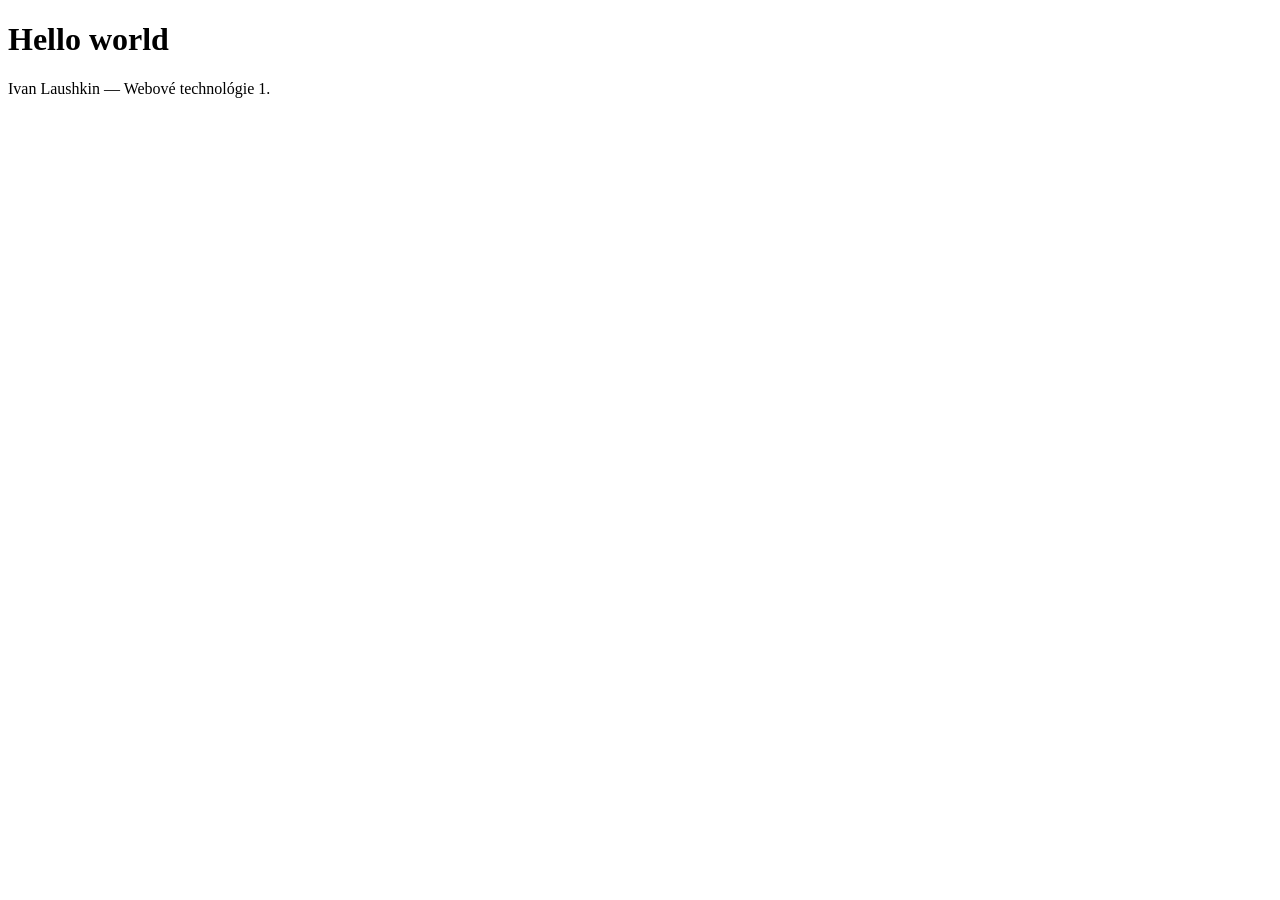
<file: index.html>
<!DOCTYPE html>
<html lang="sk">
  <head>
    <meta charset="UTF-8" />
    <meta name="viewport" content="width=device-width, initial-scale=1.0" />
    <title>Hello world</title>
  </head>
  <body>
    <h1>Hello world</h1>
    <p>Ivan Laushkin — Webové technológie 1.</p>
  </body>
</html>
</file>
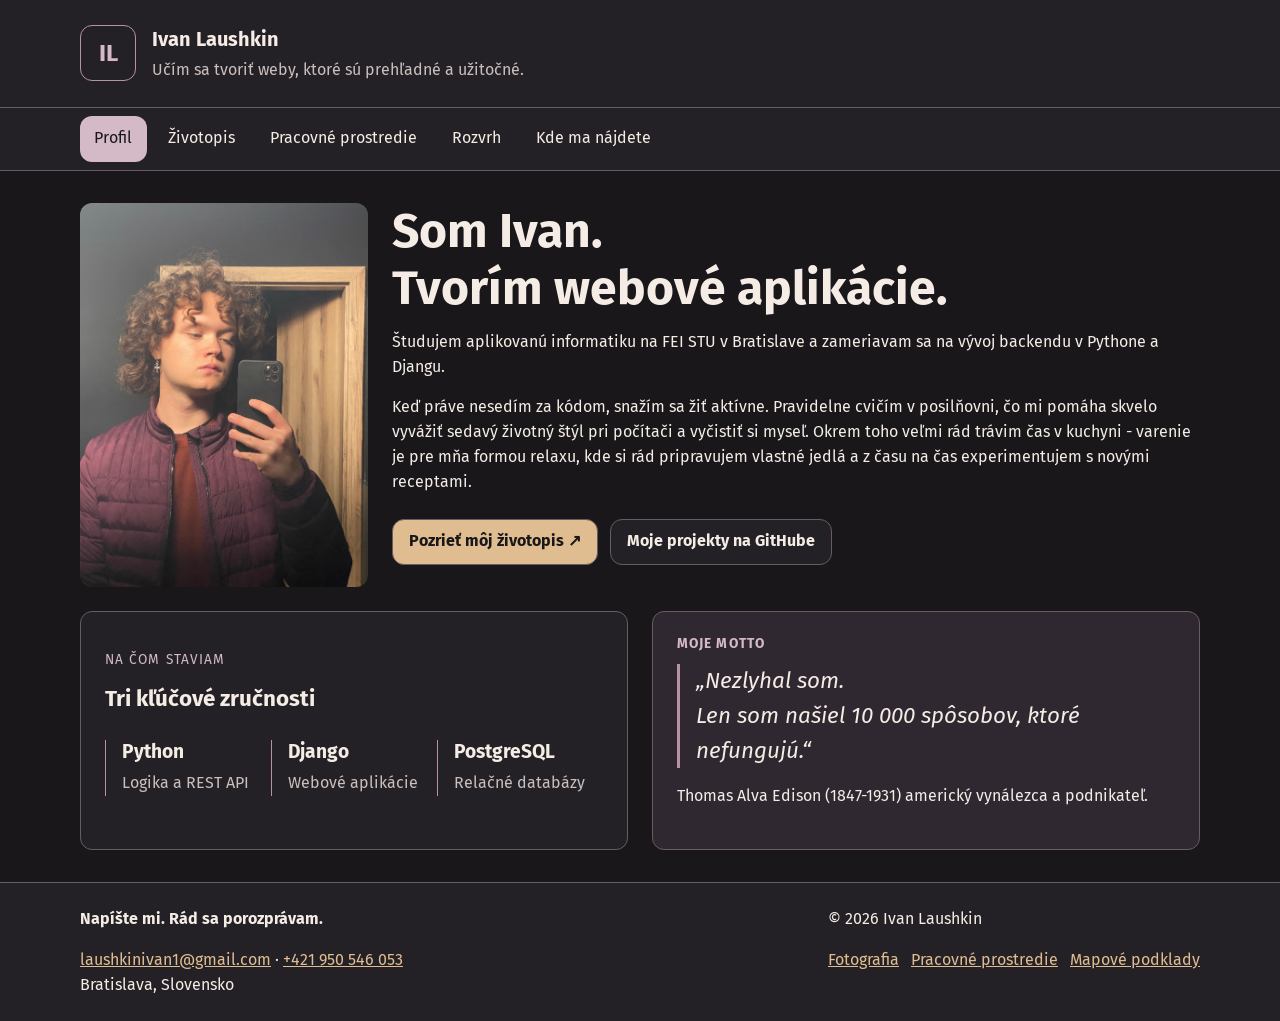
<file: Z1_laushkin/index.html>
<!DOCTYPE html>
<html lang="sk">
<head>
    <meta charset="UTF-8">
    <meta name="viewport" content="width=device-width, initial-scale=1.0">
    <title>Profil | Ivan Laushkin</title>
    <meta name="description" content="Kto som a na čom pracujem. Som Ivan Laushkin, študent aplikovanej informatiky na FEI STU.">
    <meta property="og:title" content="Profil | Ivan Laushkin">
    <meta property="og:description" content="Kto som a na čom pracujem. Som Ivan Laushkin, študent aplikovanej informatiky na FEI STU.">
    <meta property="og:image" content="img/me.jpg">
    <meta property="og:type" content="website">
    <meta property="og:locale" content="sk_SK">
    <link rel="icon" href="favicon.png" type="image/png">

    <link rel="stylesheet" href="css/style.css">
    <script src="js/script.js" defer></script>
</head>
    <body>
        <a class="skip-link" href="#main-content">Preskočiť na obsah</a>

        <header>
            <div class="container">
                <a class="monogram" href="index.html" aria-label="Ivan Laushkin — úvodná stránka">IL</a>
                <div>
                    <p class="name">Ivan Laushkin</p>
                    <p class="slogan">Učím sa tvoriť weby, ktoré sú prehľadné a užitočné.</p>
                </div>
            </div>
        </header>
        <nav class="site-nav" aria-label="Hlavná navigácia">
            <div class="container">
                <button class="menu-toggle" type="button" hidden aria-controls="main-navigation" aria-expanded="false"><span aria-hidden="true">☰ </span>Menu</button>
                <ul id="main-navigation">
                    <li><a href="index.html" aria-current="page">Profil</a></li>
                    <li><a href="pages/cv.html">Životopis</a></li>
                    <li><a href="pages/workspace.html">Pracovné prostredie</a></li>
                    <li><a href="pages/schedule.html">Rozvrh</a></li>
                    <li><a href="pages/map.html">Kde ma nájdete</a></li>
                </ul>
            </div>
        </nav>


        <main id="main-content" class="container">
            <img class="profile-photo" src="img/me.jpg" alt="Môj portrét — Ivan Laushkin" width="2476" height="3303" loading="lazy">

            <article class="profile-intro" aria-labelledby="profile-title">
                <h1 id="profile-title">Som Ivan.<br><span>Tvorím webové aplikácie.</span></h1>

                <div>
                    <p>Študujem aplikovanú informatiku na FEI STU v Bratislave a zameriavam sa na vývoj backendu v Pythone a Djangu.</p>
                    <p>Keď práve nesedím za kódom, snažím sa žiť aktívne. Pravidelne cvičím v posilňovni, čo mi pomáha skvelo vyvážiť sedavý životný štýl pri počítači a vyčistiť si myseľ. Okrem toho veľmi rád trávim čas v kuchyni - varenie je pre mňa formou relaxu, kde si rád pripravujem vlastné jedlá a z času na čas experimentujem s novými receptami.</p>
                </div>
                <div>
                    <a class="button" href="pages/cv.html">Pozrieť môj životopis <span aria-hidden="true">↗</span></a>
                    <a class="button button-secondary" href="https://github.com/laushkin1">Moje projekty na GitHube</a>
                </div>
            </article>

            <div>
                <section class="card" aria-labelledby="skills-title">
                    <p class="eyebrow">Na čom staviam</p>
                    <h2 id="skills-title">Tri kľúčové zručnosti</h2>
                    <ul class="key-skills">
                        <li><strong>Python</strong><span>Logika a REST API</span></li>
                        <li><strong>Django</strong><span>Webové aplikácie</span></li>
                        <li><strong>PostgreSQL</strong><span>Relačné databázy</span></li>
                    </ul>
                </section>
                <aside class="card motto" aria-labelledby="motto-title">
                    <h2 id="motto-title" class="eyebrow">Moje motto</h2>
                    <blockquote>„Nezlyhal som.<br>Len som našiel 10 000 spôsobov, ktoré nefungujú.“</blockquote>
                    <p>Thomas Alva Edison (1847-1931) americký vynálezca a podnikateľ.</p>
                </aside>
            </div>
        </main>


        <footer>
            <div class="container">
                <div>
                    <p><strong>Napíšte mi. Rád sa porozprávam.</strong></p>
                    <address>
                        <a href="mailto:laushkinivan1@gmail.com">laushkinivan1@gmail.com</a><span aria-hidden="true"> · </span><a href="tel:+421950546053">+421 950 546 053</a><br>
                        Bratislava, Slovensko
                    </address>
                </div>
                <div>
                    <p>© 2026 Ivan Laushkin</p>
                    <div>
                    <a href="img/me.jpg">Fotografia</a><a href="img/workspace.jpg">Pracovné prostredie</a><a href="https://www.openstreetmap.org/copyright">Mapové podklady</a>
                    </div>
                </div>
            </div>
        </footer>

    </body>
</html>
</file>
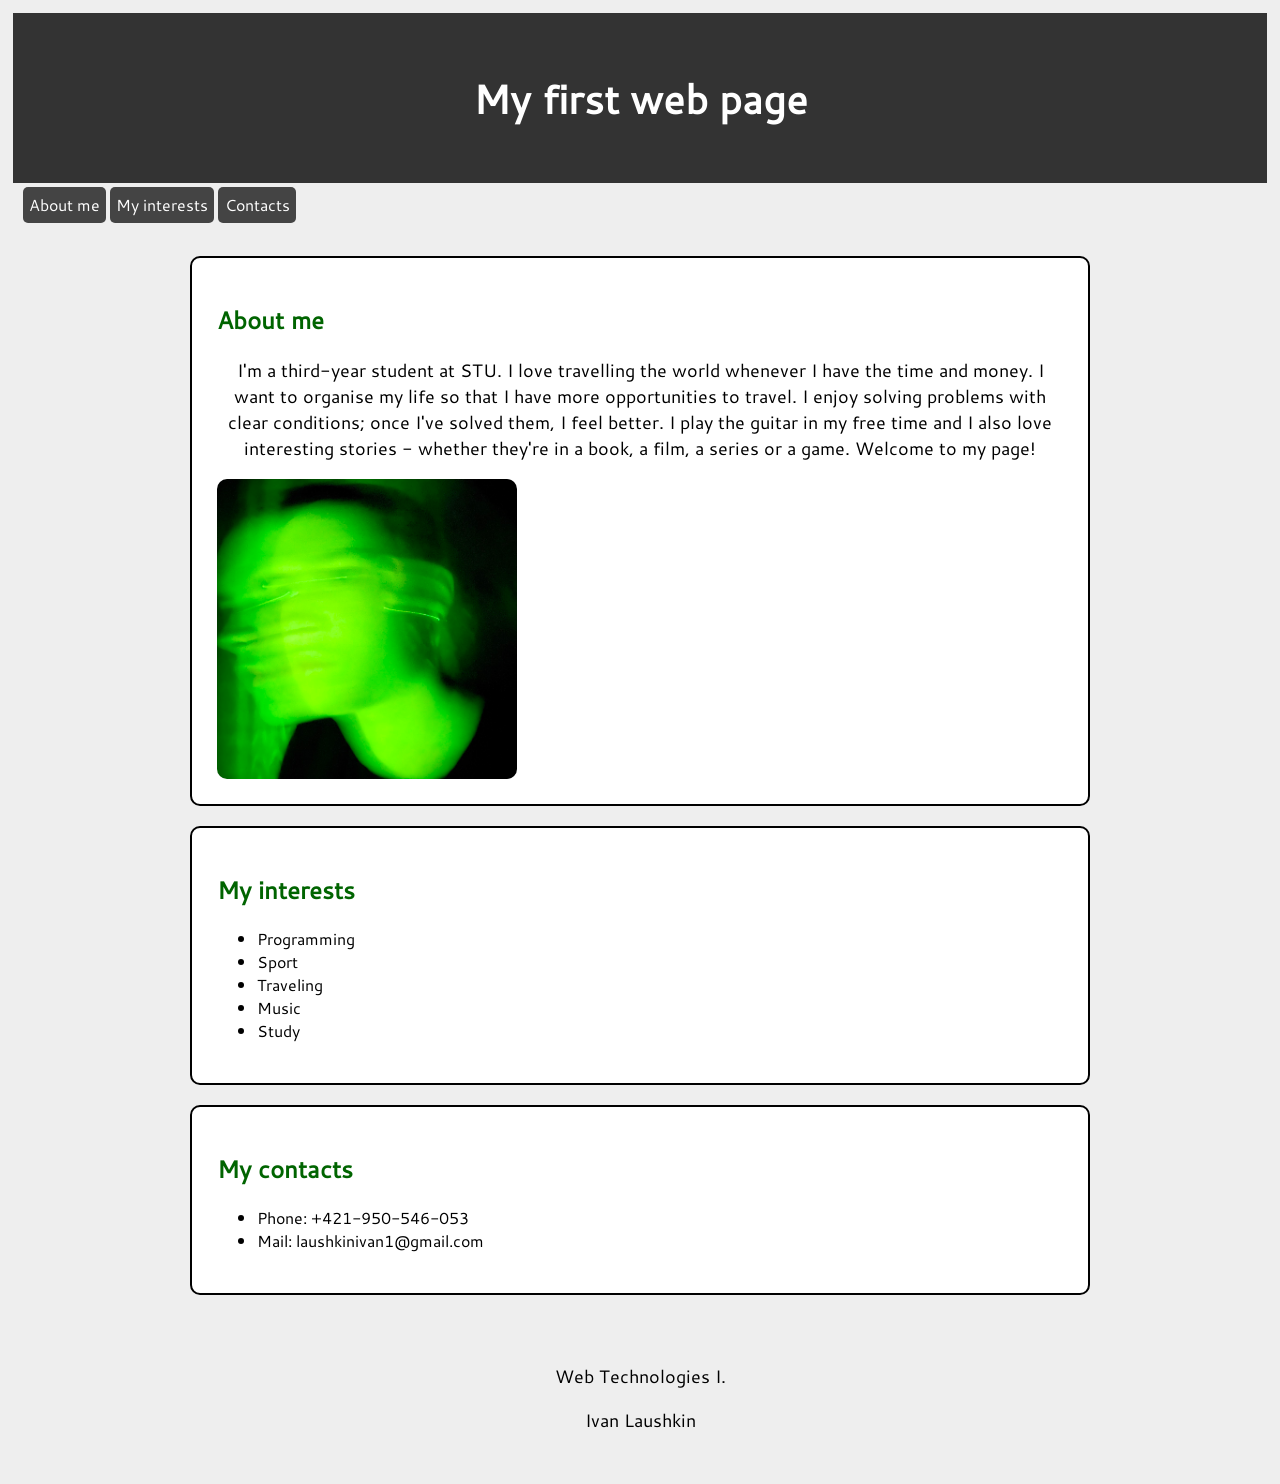
<file: zadanie2/index.html>
<!DOCTYPE html>
<html lang="sk">
<head>
    <meta charset="UTF-8">
    <meta name="viewport" content="width=device-width, initial-scale=1.0">

    <title>My page</title>

    <link rel="stylesheet" href="style.css">
</head>

<body>

    <header>
        <h1>My first web page</h1>
    </header>

    <nav>
        <a href="#about_me">About me</a>
        <a href="#interests">My interests</a>
        <a href="#contacts">Contacts</a>
    </nav>

    <main>

        <section id="about_me">
            <h2>About me</h2>

            <p>
                I'm a third-year student at STU. I love travelling the world whenever I have the time and money. I want to organise my life so that I have more opportunities to travel. I enjoy solving problems with clear conditions; once I've solved them, I feel better. I play the guitar in my free time and I also love interesting stories - whether they're in a book, a film, a series or a game. Welcome to my page!
            </p>

            <img src="image.jpg" alt="My photo">
        </section>

        <section id="interests">
            <h2>My interests</h2>

            <ul>
                <li>Programming</li>
                <li>Sport</li>
                <li>Traveling</li>
                <li>Music</li>
                <li>Study</li>
            </ul>
        </section>

        <section id="contacts">
            <h2>My contacts</h2>

            <ul>
                <li>Phone: +421-950-546-053</li>
                <li>Mail: laushkinivan1@gmail.com</li>
            </ul>
        </section>

    </main>

    <footer>
        <p>Web Technologies I.</p>
        <p>Ivan Laushkin</p>
    </footer>

</body>
</html>
</file>
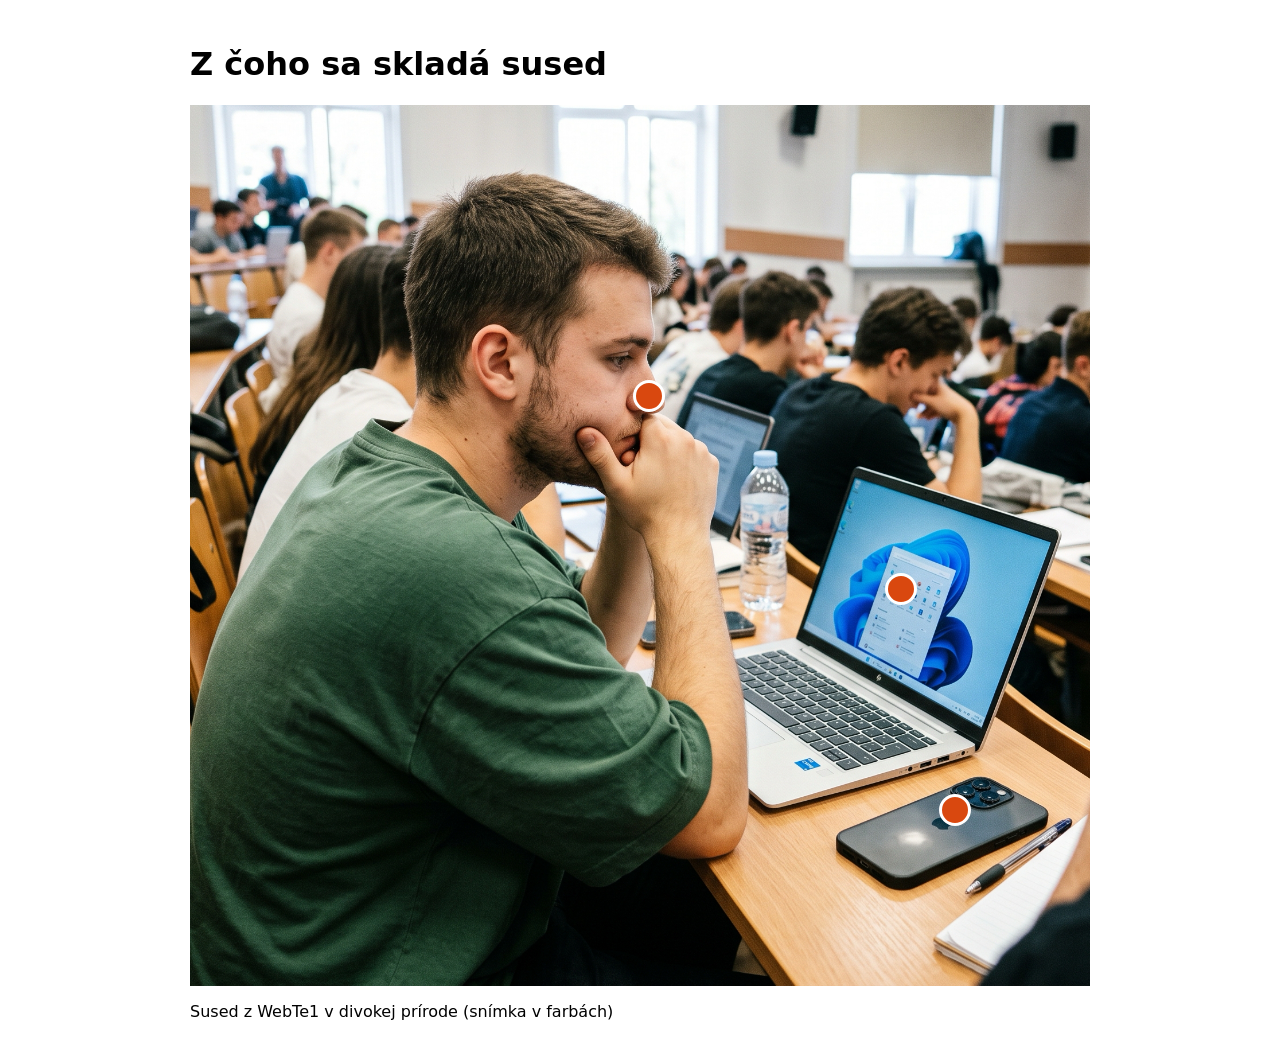
<file: zadanie4/positioning/index.html>
<!doctype html>
<html lang="sk">
<head>
  <meta charset="utf-8">
  <meta name="viewport" content="width=device-width, initial-scale=1">
  <title>Z čoho sa skladá sused</title>
  <link rel="stylesheet" href="css/styles.css">
  <script src="script.js" defer></script>
</head>
<body>
  <main>
    <h1>Z čoho sa skladá sused</h1>

    <figure class="hotspot-image">
      <img src="img/neighbour.jpg" alt="Ilustrácia suseda" width="600" height="400">
    </figure>

    <p>Sused z WebTe1 v divokej prírode (snímka v farbách)</p>
  </main>
</body>
</html>
</file>
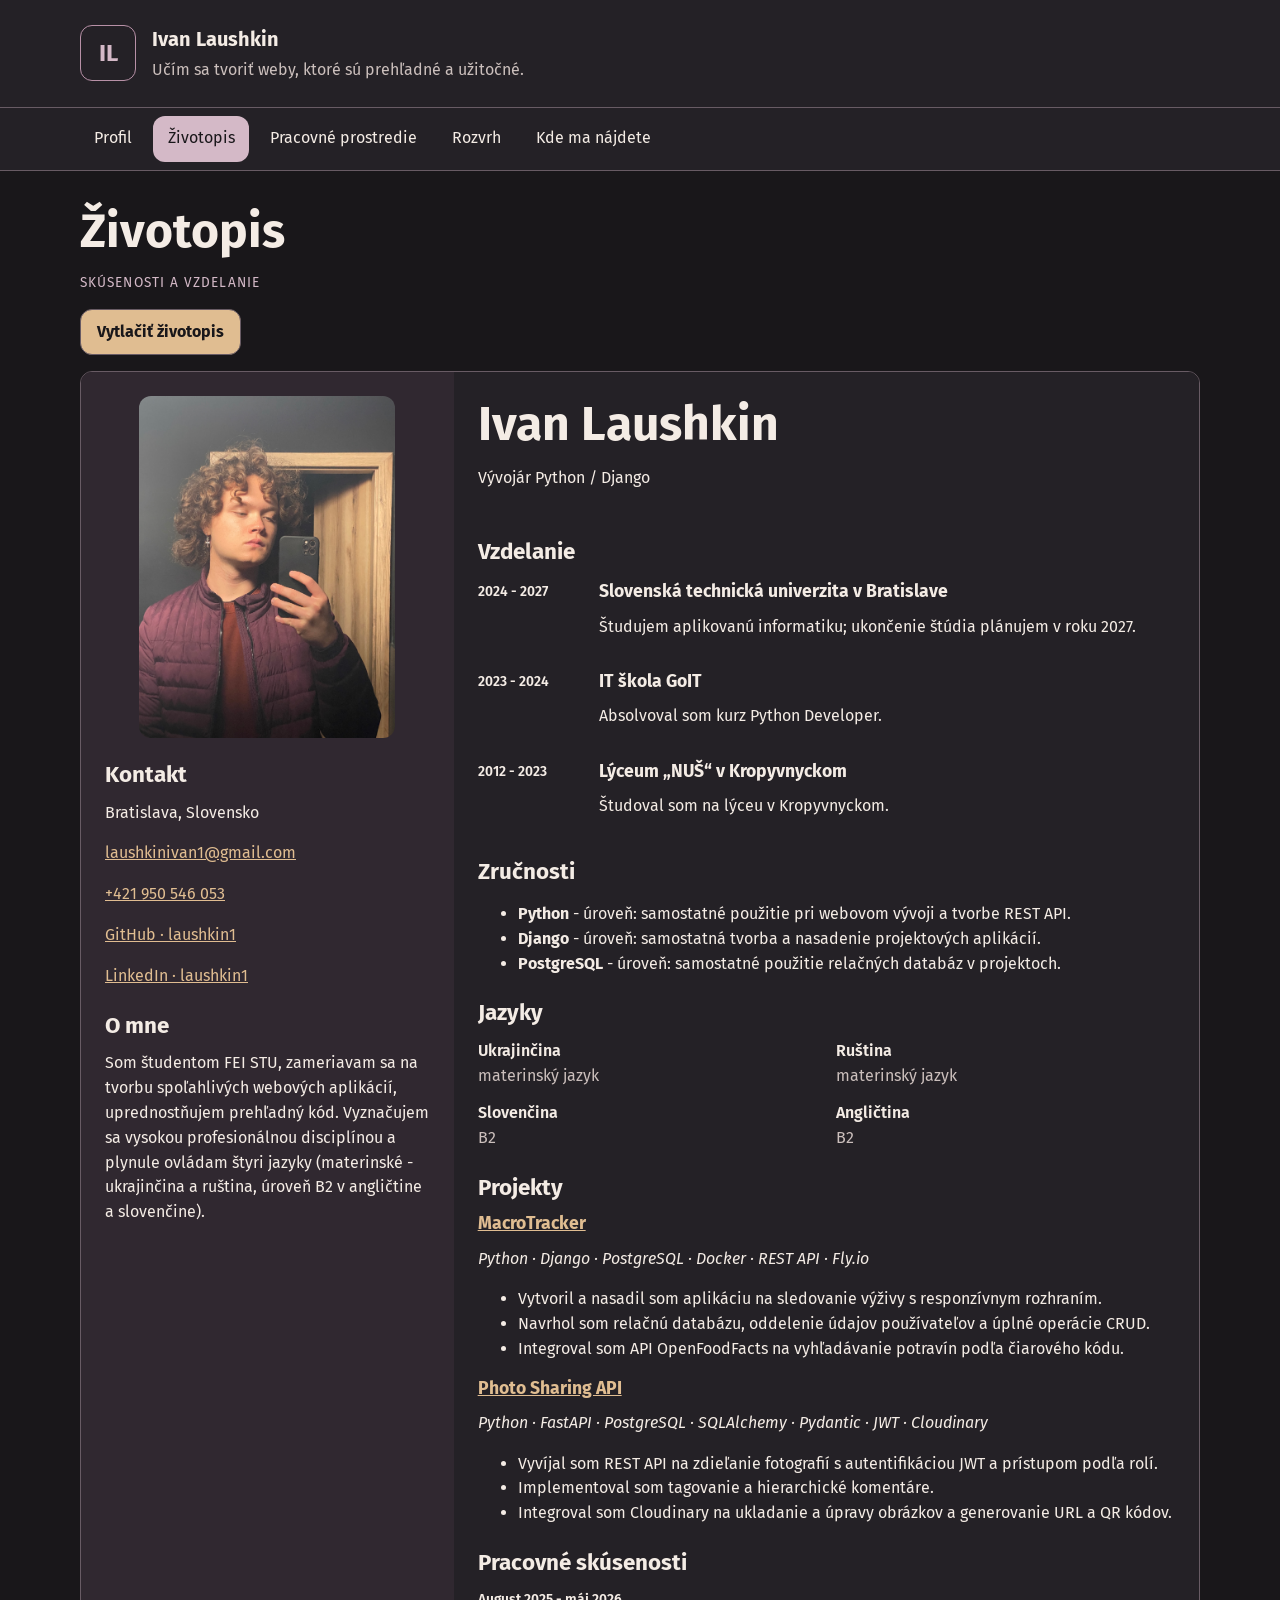
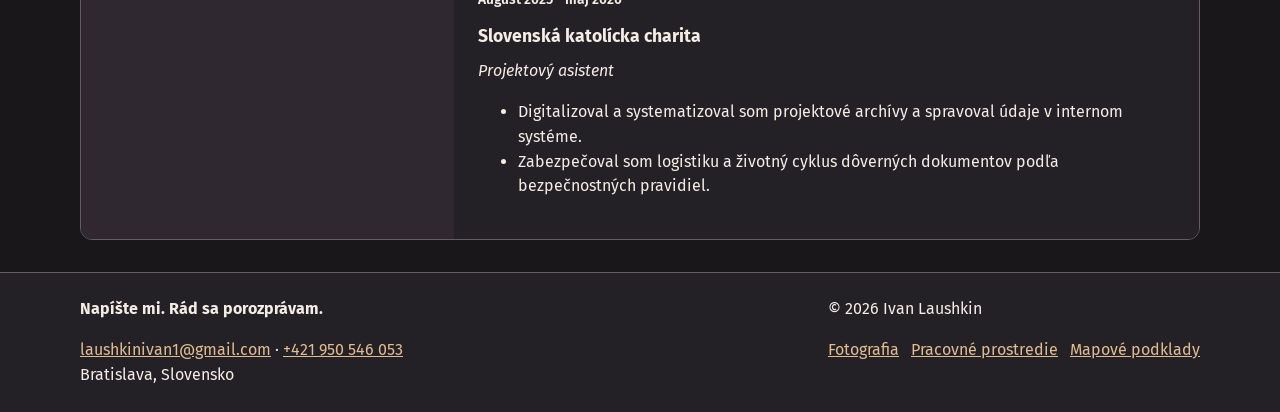
<file: Z1_laushkin/pages/cv.html>
<!DOCTYPE html>
<html lang="sk">
<head>
    <meta charset="UTF-8">
    <meta name="viewport" content="width=device-width, initial-scale=1.0">
    <title>Životopis | Ivan Laushkin</title>
    <meta name="description" content="Moje vzdelanie, projekty a zručnosti v Pythone, Djangu a PostgreSQL. Životopis Ivana Laushkina.">
    <meta property="og:title" content="Životopis | Ivan Laushkin">
    <meta property="og:description" content="Moje vzdelanie, projekty a zručnosti v Pythone, Djangu a PostgreSQL. Životopis Ivana Laushkina.">
    <meta property="og:image" content="../img/me.jpg">
    <meta property="og:type" content="website">
    <meta property="og:locale" content="sk_SK">
    <link rel="icon" href="../favicon.png" type="image/png">

    <link rel="stylesheet" href="../css/style.css">
    <link rel="stylesheet" href="../css/print.css" media="print">
    <script src="../js/script.js" defer></script>
</head>
    <body>
        <a class="skip-link" href="#main-content">Preskočiť na obsah</a>

        <header>
            <div class="container">
                <a class="monogram" href="../index.html" aria-label="Ivan Laushkin — úvodná stránka">IL</a>
                <div>
                    <p class="name">Ivan Laushkin</p>
                    <p class="slogan">Učím sa tvoriť weby, ktoré sú prehľadné a užitočné.</p>
                </div>
            </div>
        </header>
        
        <nav class="site-nav" aria-label="Hlavná navigácia">
            <div class="container">
                <button class="menu-toggle" type="button" hidden aria-expanded="false" aria-controls="main-navigation"><span aria-hidden="true">☰ </span>Menu</button>
                <ul id="main-navigation">
                    <li><a href="../index.html">Profil</a></li>
                    <li><a href="cv.html" aria-current="page">Životopis</a></li>
                    <li><a href="workspace.html">Pracovné prostredie</a></li>
                    <li><a href="schedule.html">Rozvrh</a></li>
                    <li><a href="map.html">Kde ma nájdete</a></li>
                </ul>
            </div>
        </nav>


        <main id="main-content" class="container">
            <div>
                <h1>Životopis</h1>
                <p class="eyebrow">Skúsenosti a vzdelanie</p>
                <button id="print-cv" class="button" type="button">Vytlačiť životopis</button>
            </div>

            <article class="cv-columns" aria-labelledby="cv-name">

                <aside aria-label="Fotografia a kontakt">
                    <img src="../img/me.jpg" alt="Portrét Ivana Laushkina" width="2476" height="3303" loading="lazy">
                    <section aria-labelledby="cv-contact-heading">
                        <h2 id="cv-contact-heading">Kontakt</h2>
                        <address>
                            <p>Bratislava, Slovensko</p>
                            <p><a href="mailto:laushkinivan1@gmail.com">laushkinivan1@gmail.com</a></p>
                            <p><a href="tel:+421950546053">+421 950 546 053</a></p>
                            <p><a href="https://github.com/laushkin1">GitHub · laushkin1</a></p>
                            <p><a href="https://www.linkedin.com/in/laushkin1">LinkedIn · laushkin1</a></p>
                        </address>
                    </section>
                    <section aria-labelledby="cv-profile-heading">
                        <h2 id="cv-profile-heading">O mne</h2>
                        <p>Som študentom FEI STU, zameriavam sa na tvorbu spoľahlivých webových aplikácií, uprednostňujem prehľadný kód. Vyznačujem sa vysokou profesionálnou disciplínou a plynule ovládam štyri jazyky (materinské - ukrajinčina a ruština, úroveň B2 v angličtine a slovenčine).</p>
                    </section>
                </aside>

                <div>
                    <div class="cv-identity">
                        <h2 id="cv-name">Ivan Laushkin</h2>
                        <p>Vývojár Python / Django</p>
                    </div>

                    <section aria-labelledby="cv-education-heading">
                        <h2 id="cv-education-heading">Vzdelanie</h2>
                        <ul class="cv-entry-list">
                            <li>
                                <span class="cv-date">2024 - 2027</span>
                                <div>
                                    <h3>Slovenská technická univerzita v Bratislave</h3>
                                    <p>Študujem aplikovanú informatiku; ukončenie štúdia plánujem v roku 2027.</p>
                                </div>
                            </li>
                            <li>
                                <span class="cv-date">2023 - 2024</span>
                                <div>
                                    <h3>IT škola GoIT</h3>
                                    <p>Absolvoval som kurz Python Developer.</p>
                                </div>
                            </li>
                            <li>
                                <span class="cv-date">2012 - 2023</span>
                                <div>
                                    <h3>Lýceum „NUŠ“ v Kropyvnyckom</h3>
                                    <p>Študoval som na lýceu v Kropyvnyckom.</p>
                                </div>
                            </li>
                        </ul>
                    </section>

                    <section aria-labelledby="cv-skills-heading">
                        <h2 id="cv-skills-heading">Zručnosti</h2>
                        <ul>
                            <li><strong>Python</strong> - úroveň: samostatné použitie pri webovom vývoji a tvorbe REST API.</li>
                            <li><strong>Django</strong> - úroveň: samostatná tvorba a nasadenie projektových aplikácií.</li>
                            <li><strong>PostgreSQL</strong> - úroveň: samostatné použitie relačných databáz v projektoch.</li>
                        </ul>
                    </section>

                    <section aria-labelledby="cv-languages-heading">
                        <h2 id="cv-languages-heading">Jazyky</h2>
                        <dl class="cv-languages">
                            <div>
                                <dt>Ukrajinčina</dt>
                                <dd>materinský jazyk</dd>
                            </div>
                            <div>
                                <dt>Ruština</dt>
                                <dd>materinský jazyk</dd>
                            </div>
                            <div>
                                <dt>Slovenčina</dt>
                                <dd>B2</dd>
                            </div>
                            <div>
                                <dt>Angličtina</dt>
                                <dd>B2</dd>
                            </div>
                        </dl>
                  </section>

                    <section aria-labelledby="cv-projects-heading">
                        <h2 id="cv-projects-heading">Projekty</h2>
                        <article>
                            <h3><a href="https://github.com/laushkin1/MacroTracker">MacroTracker</a></h3>
                            <p>Python · Django · PostgreSQL · Docker · REST API · Fly.io</p>
                            <ul>
                                <li>Vytvoril a nasadil som aplikáciu na sledovanie výživy s responzívnym rozhraním.</li>
                                <li>Navrhol som relačnú databázu, oddelenie údajov používateľov a úplné operácie CRUD.</li>
                                <li>Integroval som API OpenFoodFacts na vyhľadávanie potravín podľa čiarového kódu.</li>
                            </ul>
                        </article>

                        <article>
                            <h3><a href="https://github.com/Pavlo-Lovchytskyi/TeamProject_FastAPI">Photo Sharing API</a></h3>
                            <p>Python · FastAPI · PostgreSQL · SQLAlchemy · Pydantic · JWT · Cloudinary</p>
                            <ul>
                                <li>Vyvíjal som REST API na zdieľanie fotografií s autentifikáciou JWT a prístupom podľa rolí.</li>
                                <li>Implementoval som tagovanie a hierarchické komentáre.</li>
                                <li>Integroval som Cloudinary na ukladanie a úpravy obrázkov a generovanie URL a QR kódov.</li>
                            </ul>
                        </article>
                    </section>
                    
                    <section aria-labelledby="cv-experience-heading">
                        <h2 id="cv-experience-heading">Pracovné skúsenosti</h2>
                        <div>
                            <p class="cv-date">August 2025 - máj 2026</p>
                            <h3>Slovenská katolícka charita</h3>
                            <p class="cv-role">Projektový asistent</p>
                            <ul>
                                <li>Digitalizoval a systematizoval som projektové archívy a spravoval údaje v internom systéme.</li>
                                <li>Zabezpečoval som logistiku a životný cyklus dôverných dokumentov podľa bezpečnostných pravidiel.</li>
                            </ul>    
                        </div>
                    </section>
                </div>
                
            </article>
        </main>


        <footer>
            <div class="container">
                <div>
                    <p><strong>Napíšte mi. Rád sa porozprávam.</strong></p>
                    <address>
                        <a href="mailto:laushkinivan1@gmail.com">laushkinivan1@gmail.com</a><span aria-hidden="true"> · </span><a href="tel:+421950546053">+421 950 546 053</a><br>
                        Bratislava, Slovensko
                    </address>
                </div>
                <div>
                    <p>© 2026 Ivan Laushkin</p>
                    <div>
                    <a href="../img/me.jpg">Fotografia</a><a href="../img/workspace.jpg">Pracovné prostredie</a><a href="https://www.openstreetmap.org/copyright">Mapové podklady</a>
                    </div>
                </div>
            </div>
        </footer>

    </body>
</html>
</file>
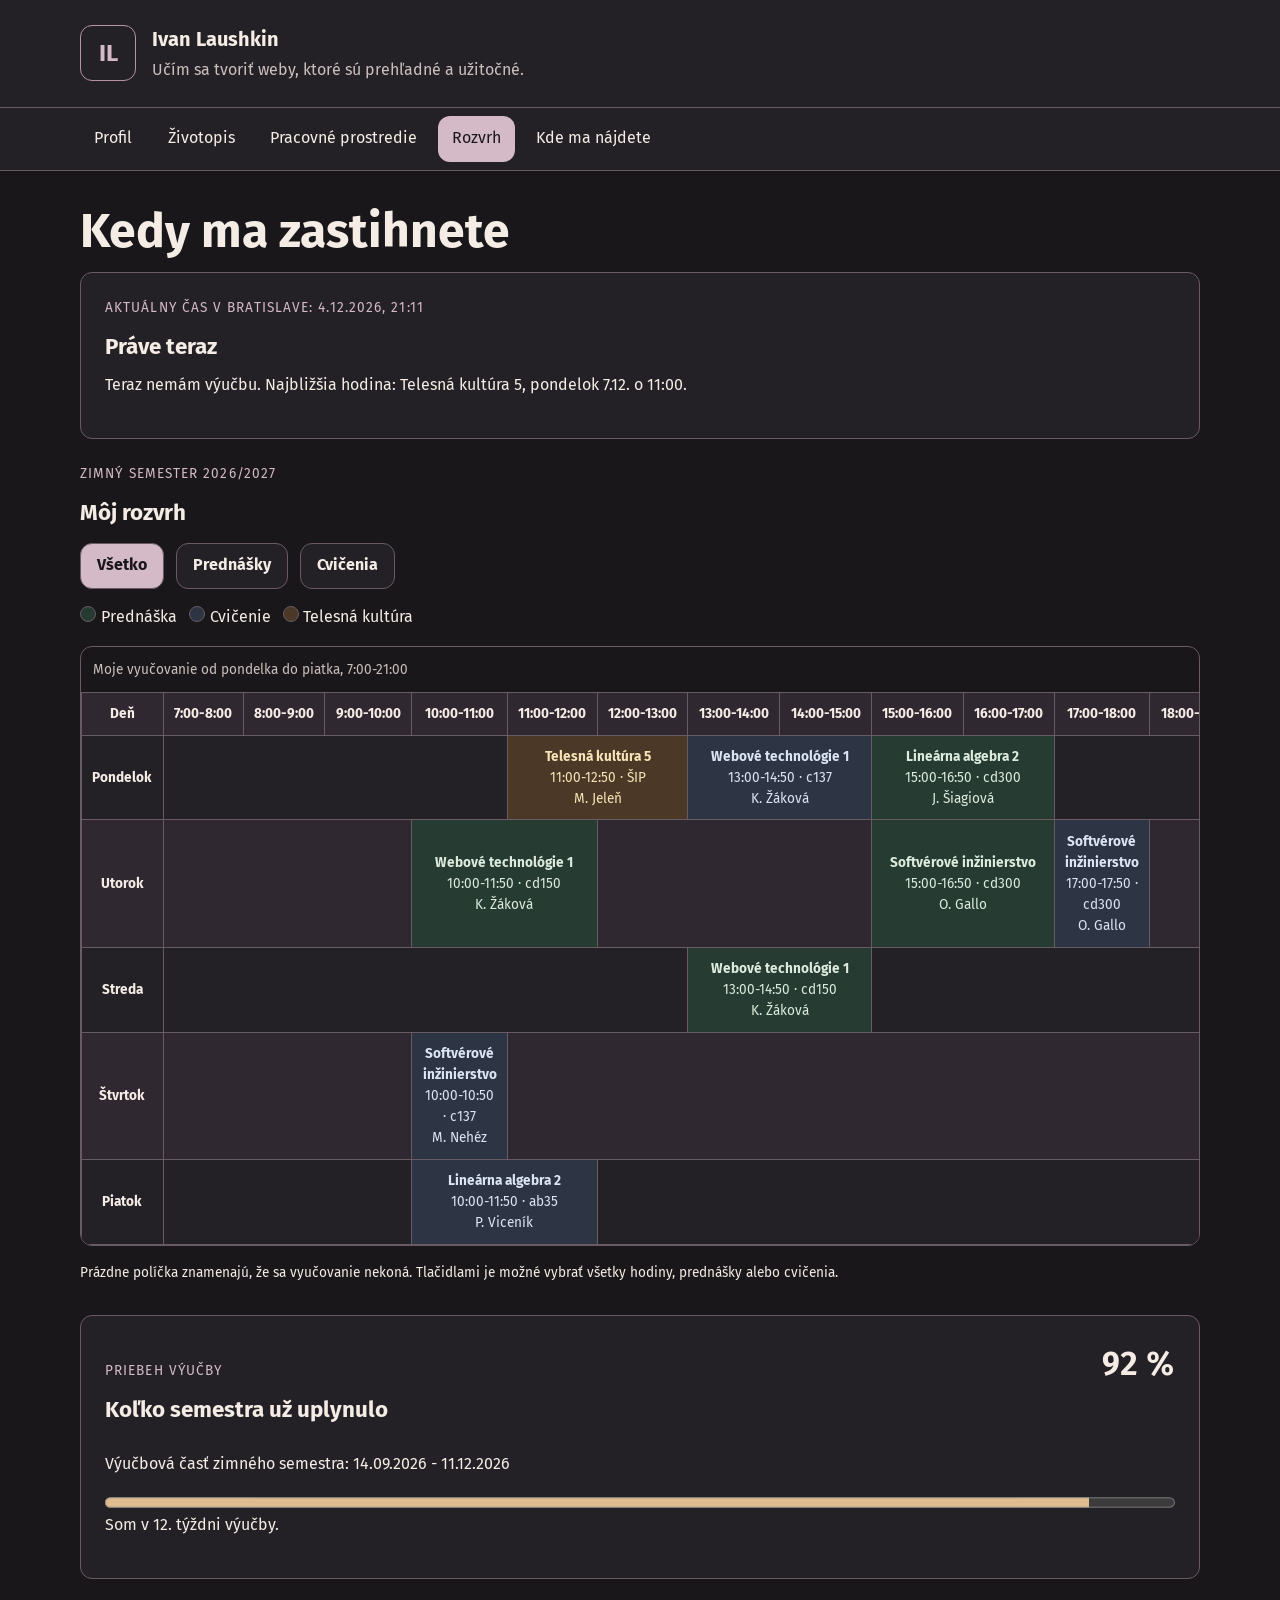
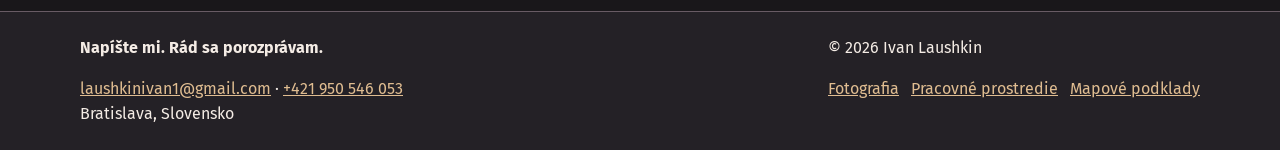
<file: Z1_laushkin/pages/schedule.html>
<!DOCTYPE html>
<html lang="sk">
<head>
    <meta charset="UTF-8">
    <meta name="viewport" content="width=device-width, initial-scale=1.0">
    <title>Rozvrh | Ivan Laushkin</title>
    <meta name="description" content="Môj rozvrh na FEI STU v Bratislave.">
    <meta property="og:title" content="Rozvrh | Ivan Laushkin">
    <meta property="og:description" content="Môj rozvrh na FEI STU v Bratislave.">
    <meta property="og:image" content="../img/me.jpg">
    <meta property="og:type" content="website">
    <meta property="og:locale" content="sk_SK">
    <link rel="icon" href="../favicon.png" type="image/png">

    <link rel="stylesheet" href="../css/style.css">
    <script src="../js/script.js" defer></script>
</head>
    <body>
        <a class="skip-link" href="#main-content">Preskočiť na obsah</a>

        <header>
            <div class="container">
                <a class="monogram" href="../index.html" aria-label="Ivan Laushkin — úvodná stránka">IL</a>
                <div>
                    <p class="name">Ivan Laushkin</p>
                    <p class="slogan">Učím sa tvoriť weby, ktoré sú prehľadné a užitočné.</p>
                </div>
            </div>
        </header>
        
        <nav class="site-nav" aria-label="Hlavná navigácia">
            <div class="container">
                <button class="menu-toggle" type="button" hidden aria-expanded="false" aria-controls="main-navigation"><span aria-hidden="true">☰ </span>Menu</button>
                <ul id="main-navigation">
                    <li><a href="../index.html">Profil</a></li>
                    <li><a href="cv.html">Životopis</a></li>
                    <li><a href="workspace.html">Pracovné prostredie</a></li>
                    <li><a href="schedule.html" aria-current="page">Rozvrh</a></li>
                    <li><a href="map.html">Kde ma nájdete</a></li>
                </ul>
            </div>
        </nav>


        <main id="main-content" class="container">

            <h1 id="schedule-heading">Kedy ma zastihnete</h1>

            <section class="card schedule-status" aria-labelledby="schedule-status-heading">
                <div>
                    <p class="eyebrow" id="schedule-clock">Aktuálny čas v Bratislave</p>
                    <h2 id="schedule-status-heading">Práve teraz</h2>
                    <p id="schedule-status" role="status">Po zapnutí JavaScriptu tu zobrazím aktuálnu a najbližšiu hodinu.</p>
                </div>
            </section>

            <section aria-labelledby="timetable-heading">
                <div>
                    <div>
                        <p class="eyebrow">Zimný semester 2026/2027</p>
                        <h2 id="timetable-heading">Môj rozvrh</h2>
                    </div>
                    <div class="schedule-filters" role="group" aria-label="Filtrovať rozvrh" hidden>
                        <button class="button button-secondary" type="button" data-filter="all" aria-pressed="true">Všetko</button>
                        <button class="button button-secondary" type="button" data-filter="lecture" aria-pressed="false">Prednášky</button>
                        <button class="button button-secondary" type="button" data-filter="exercise" aria-pressed="false">Cvičenia</button>
                    </div>
                </div>
                <ul class="schedule-legend" aria-label="Typy výučby">
                    <li><span class="legend-dot legend-lecture" aria-hidden="true"></span>Prednáška</li>
                    <li><span class="legend-dot legend-exercise" aria-hidden="true"></span>Cvičenie</li>
                    <li><span class="legend-dot legend-sport" aria-hidden="true"></span>Telesná kultúra</li>
                </ul>
                <div class="schedule-scroll" role="region" aria-label="Týždenný rozvrh od 7:00 do 21:00" tabindex="0">
                    <table id="schedule-table" aria-describedby="schedule-note">
                        <caption>Moje vyučovanie od pondelka do piatka, 7:00-21:00</caption>
                        <thead>
                            <tr>
                                <th scope="col">Deň</th>
                                <th scope="col">7:00-8:00</th>
                                <th scope="col">8:00-9:00</th>
                                <th scope="col">9:00-10:00</th>
                                <th scope="col">10:00-11:00</th>
                                <th scope="col">11:00-12:00</th>
                                <th scope="col">12:00-13:00</th>
                                <th scope="col">13:00-14:00</th>
                                <th scope="col">14:00-15:00</th>
                                <th scope="col">15:00-16:00</th>
                                <th scope="col">16:00-17:00</th>
                                <th scope="col">17:00-18:00</th>
                                <th scope="col">18:00-19:00</th>
                                <th scope="col">19:00-20:00</th>
                                <th scope="col">20:00-21:00</th>
                            </tr>
                        </thead>
                        <tbody>
                            <tr>
                                <th scope="row">Pondelok</th>
                                <td colspan="4"></td>
                                <td colspan="2" data-type="sport" data-day="1" data-start="11:00" data-end="12:50">
                                    <div>
                                        <strong>Telesná kultúra 5</strong>
                                        <span>11:00-12:50 · ŠIP</span>
                                        <span>M. Jeleň</span>
                                    </div>
                                </td>
                                <td colspan="2" data-type="exercise" data-day="1" data-start="13:00" data-end="14:50">
                                    <div>
                                        <strong>Webové technológie 1</strong>
                                        <span>13:00-14:50 · c137</span>
                                        <span>K. Žáková</span>
                                    </div>
                                </td>
                                <td colspan="2" data-type="lecture" data-day="1" data-start="15:00" data-end="16:50">
                                    <div>
                                        <strong>Lineárna algebra 2</strong>
                                        <span>15:00-16:50 · cd300</span>
                                        <span>J. Šiagiová</span>
                                    </div>
                                </td>
                                <td colspan="4"></td>
                            </tr>
                            <tr>
                                <th scope="row">Utorok</th>
                                <td colspan="3"></td>
                                <td colspan="2" data-type="lecture" data-day="2" data-start="10:00" data-end="11:50">
                                    <div>
                                        <strong>Webové technológie 1</strong>
                                        <span>10:00-11:50 · cd150</span>
                                        <span>K. Žáková</span>
                                    </div>
                                </td>
                                <td colspan="3"></td>
                                <td colspan="2" data-type="lecture" data-day="2" data-start="15:00" data-end="16:50">
                                    <div>
                                        <strong>Softvérové inžinierstvo</strong>
                                        <span>15:00-16:50 · cd300</span>
                                        <span>O. Gallo</span>
                                    </div>
                                </td>
                                <td data-type="exercise" data-day="2" data-start="17:00" data-end="17:50">
                                    <div>
                                        <strong>Softvérové inžinierstvo</strong>
                                        <span>17:00-17:50 · cd300</span>
                                        <span>O. Gallo</span>
                                    </div>
                                </td>
                                <td colspan="3"></td>
                            </tr>
                            <tr>
                                <th scope="row">Streda</th>
                                <td colspan="6"></td>
                                <td colspan="2" data-type="lecture" data-day="3" data-start="13:00" data-end="14:50">
                                    <div>
                                        <strong>Webové technológie 1</strong>
                                        <span>13:00-14:50 · cd150</span>
                                        <span>K. Žáková</span>
                                    </div>
                                </td>
                                <td colspan="6"></td>
                            </tr>
                            <tr>
                                <th scope="row">Štvrtok</th>
                                <td colspan="3"></td>
                                <td data-type="exercise" data-day="4" data-start="10:00" data-end="10:50">
                                    <div>
                                        <strong>Softvérové inžinierstvo</strong>
                                        <span>10:00-10:50 · c137</span>
                                        <span>M. Nehéz</span>
                                    </div>
                                </td>
                                <td colspan="10"></td>
                            </tr>
                            <tr>
                                <th scope="row">Piatok</th>
                                <td colspan="3"></td>
                                <td colspan="2" data-type="exercise" data-day="5" data-start="10:00" data-end="11:50">
                                    <div>
                                        <strong>Lineárna algebra 2</strong>
                                        <span>10:00-11:50 · ab35</span>
                                        <span>P. Viceník</span>
                                    </div>
                                </td>
                                <td colspan="9"></td>
                            </tr>
                        </tbody>
                    </table>
                </div>
                <div>
                    <p id="schedule-note">Prázdne políčka znamenajú, že sa vyučovanie nekoná. Tlačidlami je možné vybrať všetky hodiny, prednášky alebo cvičenia.</p>
                    <p id="schedule-empty" role="status" hidden>Pre tento filter nemám žiadne hodiny.</p>
                </div>
            </section>
            
            <section class="card" aria-labelledby="semester-heading">
                <div>
                    <div class="section-heading">
                        <div>
                            <p class="eyebrow">Priebeh výučby</p>
                            <h2 id="semester-heading">Koľko semestra už uplynulo</h2>
                        </div>
                        <strong id="semester-percentage">—</strong>
                    </div>
                </div>
                <p id="semester-dates">Výučbová časť zimného semestra: 14. 9. 2026 - 11. 12. 2026.</p>
                <progress id="semester-progress" max="100" value="0" aria-label="Percento uplynutého semestra">0 %</progress>
                <p id="semester-status">Po zapnutí JavaScriptu zobrazím priebeh semestra.</p>
            </section>            
        </main>


        <footer>
            <div class="container">
                <div>
                    <p><strong>Napíšte mi. Rád sa porozprávam.</strong></p>
                    <address>
                        <a href="mailto:laushkinivan1@gmail.com">laushkinivan1@gmail.com</a><span aria-hidden="true"> · </span><a href="tel:+421950546053">+421 950 546 053</a><br>
                        Bratislava, Slovensko
                    </address>
                </div>
                <div>
                    <p>© 2026 Ivan Laushkin</p>
                    <div>
                    <a href="../img/me.jpg">Fotografia</a><a href="../img/workspace.jpg">Pracovné prostredie</a><a href="https://www.openstreetmap.org/copyright">Mapové podklady</a>
                    </div>
                </div>
            </div>
        </footer>

    </body>
</html>
</file>
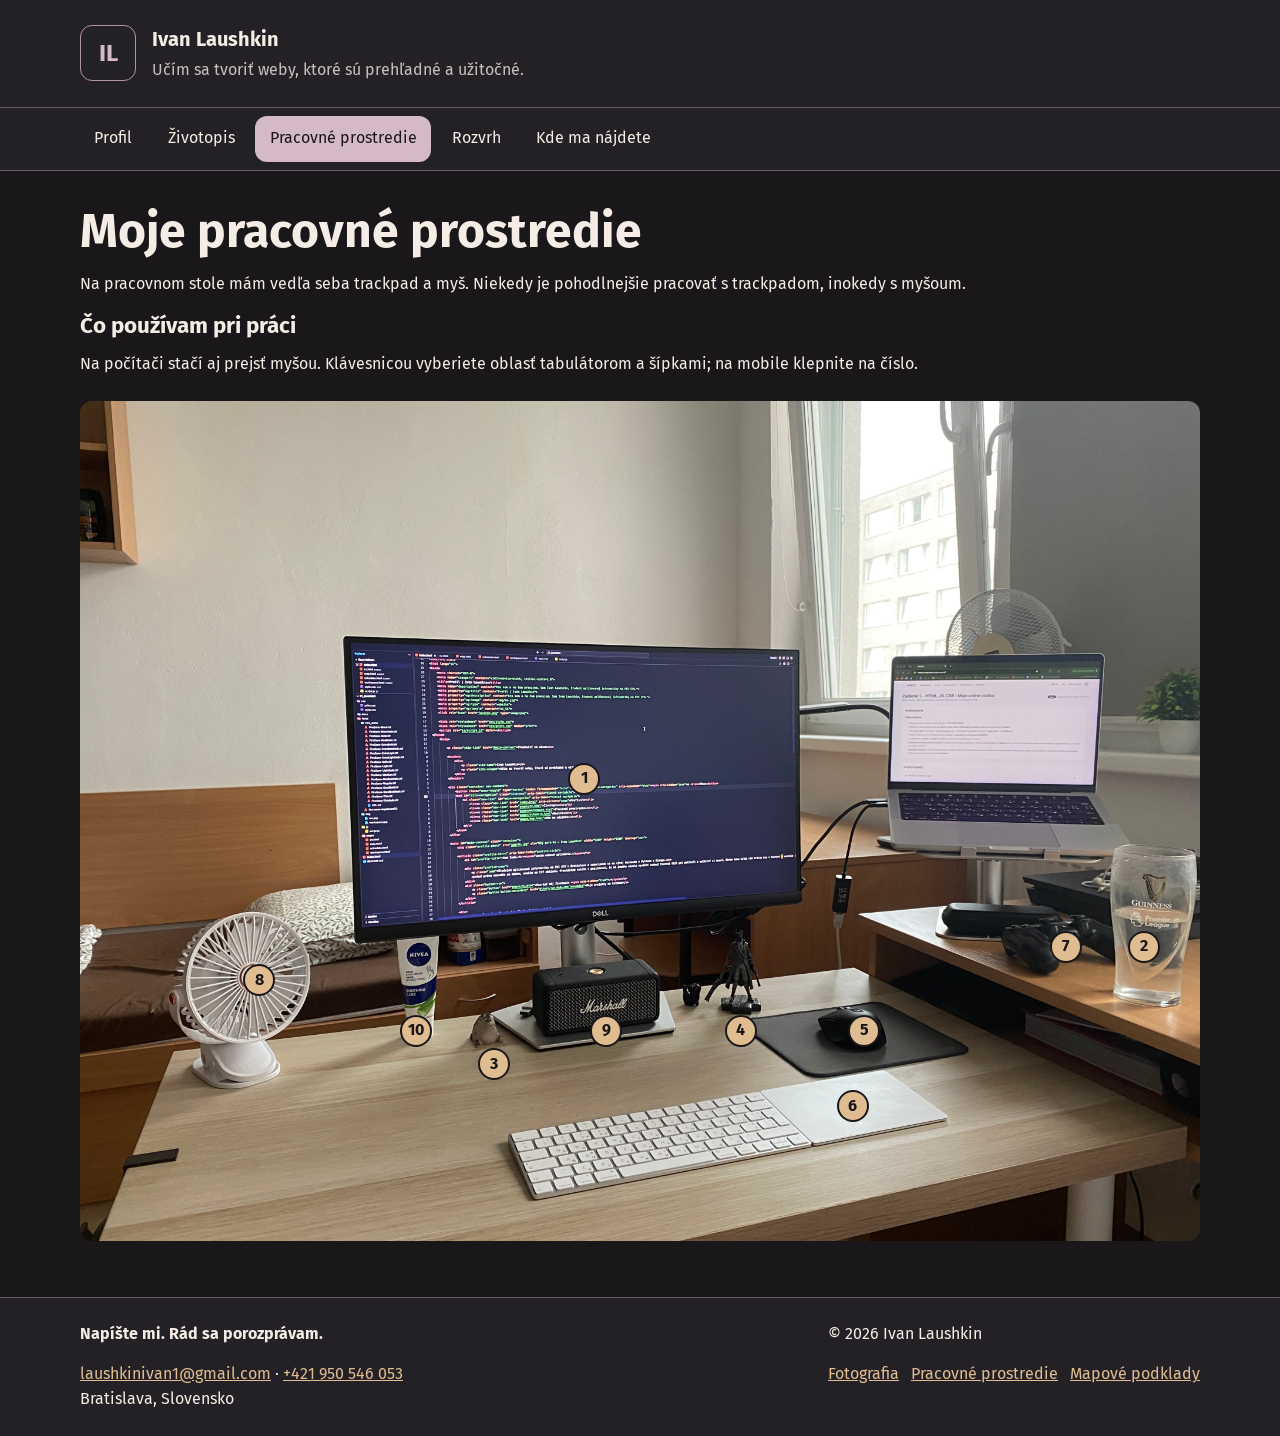
<file: Z1_laushkin/pages/workspace.html>
<!DOCTYPE html>
<html lang="sk">
<head>
    <meta charset="UTF-8">
    <meta name="viewport" content="width=device-width, initial-scale=1.0">
    <title>Pracovné prostredie | Ivan Laushkin</title>
    <meta name="description" content="Moje pracovné prostredie na interaktívnej fotografii.">
    <meta property="og:title" content="Pracovné prostredie | Ivan Laushkin">
    <meta property="og:description" content="Moje pracovné prostredie na interaktívnej fotografii.">
    <meta property="og:image" content="../img/me.jpg">
    <meta property="og:type" content="website">
    <meta property="og:locale" content="sk_SK">
    <link rel="icon" href="../favicon.png" type="image/png">

    <link rel="stylesheet" href="../css/style.css">
    <script src="../js/script.js" defer></script>
</head>
    <body>
        <a class="skip-link" href="#main-content">Preskočiť na obsah</a>

        <header>
            <div class="container">
                <a class="monogram" href="../index.html" aria-label="Ivan Laushkin — úvodná stránka">IL</a>
                <div>
                    <p class="name">Ivan Laushkin</p>
                    <p class="slogan">Učím sa tvoriť weby, ktoré sú prehľadné a užitočné.</p>
                </div>
            </div>
        </header>
        
        <nav class="site-nav" aria-label="Hlavná navigácia">
            <div class="container">
                <button class="menu-toggle" type="button" hidden aria-expanded="false" aria-controls="main-navigation"><span aria-hidden="true">☰ </span>Menu</button>
                <ul id="main-navigation">
                    <li><a href="../index.html">Profil</a></li>
                    <li><a href="cv.html">Životopis</a></li>
                    <li><a href="workspace.html" aria-current="page">Pracovné prostredie</a></li>
                    <li><a href="schedule.html">Rozvrh</a></li>
                    <li><a href="map.html">Kde ma nájdete</a></li>
                </ul>
            </div>
        </nav>


        <main id="main-content" class="container">
            <h1>Moje pracovné prostredie</h1>
            <p>Na pracovnom stole mám vedľa seba trackpad a myš. Niekedy je pohodlnejšie pracovať s trackpadom, inokedy s myšoum.</p>

            <section>
                <h2>Čo používam pri práci</h2>
                <p>Na počítači stačí aj prejsť myšou. Klávesnicou vyberiete oblasť tabulátorom a šípkami; na mobile klepnite na číslo.</p>

                <figure class="workspace">
                    <img src="../img/workspace.jpg" alt="Môj pracovný stôl s monitorom, notebookom, klávesnicou, myšou a reproduktorom." width="3813" height="2860" loading="lazy">
                </figure>

            </section>

        </main>


        <footer>
            <div class="container">
                <div>
                    <p><strong>Napíšte mi. Rád sa porozprávam.</strong></p>
                    <address>
                        <a href="mailto:laushkinivan1@gmail.com">laushkinivan1@gmail.com</a><span aria-hidden="true"> · </span><a href="tel:+421950546053">+421 950 546 053</a><br>
                        Bratislava, Slovensko
                    </address>
                </div>
                <div>
                    <p>© 2026 Ivan Laushkin</p>
                    <div>
                    <a href="../img/me.jpg">Fotografia</a><a href="../img/workspace.jpg">Pracovné prostredie</a><a href="https://www.openstreetmap.org/copyright">Mapové podklady</a>
                    </div>
                </div>
            </div>
        </footer>

    </body>
</html>
</file>
<file: Z1_laushkin/css/style.css>
@font-face {
    font-family: "Fira Sans";
    src: url("../fonts/fira-sans-regular.woff2") format("woff2");
    font-weight: 400;
    font-style: normal;
    font-display: swap;
}

@font-face {
    font-family: "Fira Sans";
    src: url("../fonts/Fira_Sans/FiraSans-SemiBold.ttf") format("truetype");
    font-weight: 600;
    font-style: normal;
    font-display: swap;
}

@font-face {
    font-family: "Fira Sans";
    src: url("../fonts/Fira_Sans/FiraSans-Bold.ttf") format("truetype");
    font-weight: 700;
    font-style: normal;
    font-display: swap;
}

@font-face {
    font-family: "Fira Sans";
    src: url("../fonts/Fira_Sans/FiraSans-Italic.ttf") format("truetype");
    font-weight: 400;
    font-style: italic;
    font-display: swap;
}


:root {
	--color-background: #19171a;
	--color-surface: #242126;
	--color-surface-alt: #302830;
	--color-brand: #b891a7;
	--color-brand-alt: #d4b9c7;
	--color-accent: #e0bd91;
	--color-text: #f4ece5;
	--color-muted: #cbbfbc;
	--color-border: #685b64;
	--color-lecture: #263b31;
	--color-lecture-text: #dcebdd;
	--color-exercise: #2d3544;
	--color-exercise-text: #dbe5f2;
	--color-sport: #4b3826;
	--color-sport-text: #f7e3b7;
	--color-error: #ffb4ab;
	--radius: 0.75rem;
	--space: 1.5rem;
	
}

/* Shared elements. */
* {
	box-sizing: border-box;
}

[hidden] {
	display: none !important;
}

body {
	margin: 0;
	background: var(--color-background);
	color: var(--color-text);
	font-family: "Fira Sans", sans-serif;
	font-weight: 400;
	line-height: 1.55;
}

.container {
	width: calc(100% - 2 * var(--space));
	max-width: 70rem;
	margin: 0 auto;
}

main {
	padding: 2rem 0;
}

h1,
h2,
h3 {
	margin: 0 0 0.75rem;
	line-height: 1.2;
	font-weight: 700;
}

h1 {
	font-size: clamp(2rem, 4vw, 3rem);
}

h2 {
	font-size: 1.4rem;
}

h3 {
	font-size: 1.1rem;
}

p {
	margin: 0 0 1rem;
}

a {
	color: var(--color-accent);
}

a:hover {
	text-decoration: none;
}

a:focus-visible,
button:focus-visible,
select:focus-visible,
[tabindex]:focus-visible {
	outline: 3px solid var(--color-accent);
	outline-offset: 3px;
}

button,
select {
	font: inherit;
}

button,
.button {
	display: inline-block;
	padding: 0.6rem 1rem;
	border: 1px solid var(--color-border);
	border-radius: var(--radius);
	background: var(--color-accent);
	color: var(--color-background);
	font-weight: 700;
	text-decoration: none;
	cursor: pointer;
}

.button-secondary,
select {
	background: var(--color-surface);
	color: var(--color-text);
}

button:hover,
.button:hover {
	background: var(--color-surface-alt);
	color: var(--color-accent);
}

button:disabled,
select:disabled {
	opacity: 0.6;
	cursor: default;
}

select {
	padding: 0.6rem;
	border: 1px solid var(--color-border);
	border-radius: var(--radius);
}

address {
	font-style: normal;
}

.eyebrow {
	color: var(--color-brand-alt);
	font-size: 0.85rem;
	letter-spacing: 0.08em;
	text-transform: uppercase;
}

.card {
    display: flex;
    flex-direction: column;
    justify-content: center;
	padding: var(--space);
	border: 1px solid var(--color-border);
	border-radius: var(--radius);
	background: var(--color-surface);
}

.motto {
    background-color: var(--color-surface-alt);
}

.skip-link {
	position: absolute;
	top: -5rem;
	left: 1rem;
	padding: 0.75rem;
	background: var(--color-accent);
	color: var(--color-background);
}

.skip-link:focus-visible {
	top: 1rem;
}

/* Header, navigation and footer. */
body > header {
	padding: var(--space) 0;
	background: var(--color-surface);
}

body > header .container {
	display: flex;
	align-items: center;
	gap: 1rem;
}

.monogram {
	display: grid;
	place-items: center;
	width: 3.5rem;
	height: 3.5rem;
	flex-shrink: 0;
	border: 1px solid var(--color-brand);
	border-radius: var(--radius);
	color: var(--color-brand-alt);
	font-size: 1.5rem;
	font-weight: 700;
	text-decoration: none;
}

.name {
	margin-bottom: 0.2rem;
	font-size: 1.25rem;
	font-weight: 700;
}

.slogan {
	margin: 0;
	color: var(--color-muted);
}

body > nav {
    border-top: 1px solid var(--color-border);
	border-bottom: 1px solid var(--color-border);
	background: var(--color-surface);
}

body > nav ul {
	display: flex;
	gap: 0.4rem;
	margin: 0;
	padding: 0.5rem 0;
	list-style: none;
}

body > nav a {
	display: block;
	padding: 0.65rem 0.9rem;
	border-radius: var(--radius);
	color: var(--color-text);
	text-decoration: none;
}

body > nav a:hover {
	background: var(--color-surface-alt);
}

/* The menu and schedule filters use the same active appearance. */
body > nav a[aria-current="page"],
.schedule-filters button[aria-pressed="true"] {
	background: var(--color-brand-alt);
	color: var(--color-background);
}

body > nav button {
	display: none;
}

body > footer {
	padding: var(--space) 0;
	border-top: 1px solid var(--color-border);
	background: var(--color-surface);
}

body > footer .container {
	display: flex;
	justify-content: space-between;
	flex-wrap: wrap;
	gap: var(--space);
}

body > footer div > a + a {
	margin-left: 0.75rem;
}

/* Profile. Only the profile photo uses float. */
.profile-photo {
	float: left;
	width: 35%;
    max-width: 18rem;
	height: auto;
	margin: 0 var(--space) var(--space) 0;
	border-radius: var(--radius);
}

.profile-intro > div:last-child {
	display: flex;
	flex-wrap: wrap;
	gap: 0.75rem;
	margin: var(--space) 0;
}

.profile-intro + div {
	clear: both;
	display: grid;
	grid-template-columns: 1fr 1fr;
	gap: var(--space);
}

.key-skills {
    display: grid;
    grid-template-columns: 1fr 1fr 1fr;
	padding: 0;
	list-style: none;
}

.key-skills li {
	border-left: 1.5px solid var(--color-brand);
    padding-left: 1rem;
}

.key-skills strong {
    display: block;
    margin-bottom: 0.5rem;
    font-size: 1.2rem;
    line-height: 1.2;
}

.key-skills span {
	display: block;
	color: var(--color-muted);
}

blockquote {
	margin: 0 0 1rem;
	padding-left: 1rem;
	border-left: 3px solid var(--color-brand);
	font-size: 1.4rem;
	font-style: italic;
}

/* CV. */
.cv-columns {
	display: grid;
	grid-template-columns: 1fr 2fr;
	border: 1px solid var(--color-border);
	border-radius: var(--radius);
	overflow: hidden;
	margin-top: 1rem;
}

.cv-columns > aside,
.cv-columns > div {
	min-width: 0;
	padding: var(--space);
}

.cv-columns > aside {
	background: var(--color-surface-alt);
}

.cv-columns > div {
	background: var(--color-surface);
}

.cv-columns img {
	display: block;
	width: 100%;
	max-width: 16rem;
	height: auto;
	margin: 0 auto var(--space);
	border-radius: var(--radius);
}

.cv-identity ~ section, 
section[aria-labelledby="cv-profile-heading"] {
	margin-top: var(--space);
}

.cv-columns .cv-identity {
	margin-bottom: calc(var(--space)*2);
}

#cv-name {
	font-size: 3rem;
}

.cv-entry-list {
	padding: 0;
	list-style: none;
}

.cv-entry-list li {
    display: grid;
    grid-template-columns: 105px 1fr;
    gap: 1rem;
}

.cv-entry-list li + li {
	margin-top: 1rem;
}

.cv-date {
    font-size: 0.86rem;
    font-weight: 600;
}

.cv-languages {
    display: grid;
    grid-template-columns: 1fr 1fr;
    gap: 0.75rem 1.2rem;
    margin: 0;
}

.cv-languages dt {
    font-weight: 600;
}

.cv-languages dd {
    color: var(--color-muted);
    margin: 0;
}

.cv-role, article > p {
  font-style: italic;
}

/* The image and generated hotspot layers share one grid cell. */
.workspace {
	display: grid;
	grid-template-columns: 1fr;
	margin: var(--space) 0;
}

.workspace > img,
.hotspot {
	grid-area: 1 / 1;
}

.workspace > img {
	display: block;
	width: 100%;
	height: auto;
	border-radius: var(--radius);
}

.hotspot {
	position: relative;
	min-width: 0;
	pointer-events: none;
}

.hotspot__dot {
    position: absolute;
    left: var(--x);
    top: var(--y);
    transform: translate(-50%, -50%);

    display: grid;
    place-items: center;
    width: 2rem;
    height: 2rem;
    padding: 0;

    border: 2px solid var(--color-background);
    border-radius: 50%;
    background: var(--color-accent);
    color: var(--color-background);

    pointer-events: auto;
}

.hotspot__panel {
    position: absolute;
    left: var(--x);
    top: var(--y);
    transform: translate(-50%, calc(-100% - 1.5rem));

    width: 19rem;
    max-width: 100%;
    max-height: 12rem;
    overflow: auto;
    padding: var(--space);

    border: 1px solid var(--color-accent);
    border-radius: var(--radius);
    background: var(--color-surface);

    opacity: 0;
    visibility: hidden;
    pointer-events: none;

    transition:
        opacity 0.3s,
        visibility 0.3s;
}

.hotspot__left > .hotspot__panel {
    transform: translate(calc(-100% - 1.5rem), -50%);
}

.hotspot__right > .hotspot__panel {
    transform: translate(1.5rem, -50%);
}

.hotspot:hover,
.hotspot:focus-within {
    z-index: 1;
}

.hotspot:hover > .hotspot__panel,
.hotspot:focus-within > .hotspot__panel {
    opacity: 1;
    visibility: visible;
    pointer-events: auto;
}

@media screen and (max-width: 768px) {
    /* The caption reserves the same space as every mobile panel. */
    .workspace {
        margin-bottom: calc(var(--space) + 8rem);
    }

	.hotspot__dot {
		width: 1.5rem;
		height: 1.5rem;
		font-size: 0.75rem;
		border-width: 1px;
	}

    .hotspot__panel,
    .hotspot__left > .hotspot__panel,
    .hotspot__right > .hotspot__panel  {
        left: 0;
        top: 100%;
        bottom: auto;

        width: 100%;
        height: 9rem;
        max-height: none;
        transform: none;

        margin-top: var(--space);
    }


    .workspace:has(.hotspot:hover)
    .hotspot:not(:hover) > .hotspot__panel {
        opacity: 0;
        visibility: hidden;
        pointer-events: none;
    }

	.workspace:not(:focus-within):not(:has(.hotspot:hover))
		> .hotspot:first-of-type
		> .hotspot__panel {
		opacity: 1;
		visibility: visible;
		pointer-events: auto;
	}
}

/* Timetable. */

.schedule-status {
	margin-bottom: var(--space);
}

.schedule-filters,
.schedule-legend {
	display: flex;
	flex-wrap: wrap;
	gap: 0.75rem;
	margin: 1rem 0;
}

.schedule-legend {
	padding: 0;
	list-style: none;
}

.legend-dot {
	display: inline-block;
	width: 1rem;
	height: 1rem;
	margin-right: 0.3rem;
	border: 1px solid var(--color-border);
	border-radius: var(--radius);
}

.schedule-scroll {
	overflow-x: auto;
	border: 1px solid var(--color-border);
	border-radius: var(--radius);
}

table {
	width: 100%;
	min-width: 75rem;
	border-collapse: collapse;
	font-size: 0.85rem;
}

caption {
	padding: 0.75rem;
	text-align: left;
	color: var(--color-muted);
}

th,
td {
	padding: 0.65rem;
	border: 1px solid var(--color-border);
	vertical-align: middle;
    text-align: center;
}

th {
    white-space: nowrap;
}

thead {
	background: var(--color-surface-alt);
}

tbody tr:nth-of-type(odd) {
	background: var(--color-surface);
}

tbody tr:nth-of-type(even) {
	background: var(--color-surface-alt);
}

td[data-type="lecture"],
.legend-lecture {
	background: var(--color-lecture);
	color: var(--color-lecture-text);
}

td[data-type="exercise"],
.legend-exercise {
	background: var(--color-exercise);
	color: var(--color-exercise-text);
}

td[data-type="sport"],
.legend-sport {
	background: var(--color-sport);
	color: var(--color-sport-text);
}

td span {
	display: block;
}

#schedule-table td[data-filtered="true"] {
	background: none;
}

#schedule-table td[data-filtered="true"] > div {
	visibility: hidden;
}

#schedule-table td[data-current="true"]:not([data-filtered="true"]) {
	outline: 3px solid var(--color-accent);
	outline-offset: -3px;
}

progress {
	width: 100%;
	height: 1.3rem;
	accent-color: var(--color-accent);
}

#semester-percentage {
    font-size: 2rem;
    font-variant-numeric: tabular-nums;
}

.section-heading { 
    display: flex; 
    align-items: baseline; 
    justify-content: space-between; 
    gap: 1rem; 
    margin-bottom: 1rem; 
}

#schedule-note {
	font-size: 0.85rem;
	margin-top: 1rem;
	margin-bottom: 2rem;
}

#schedule-empty{
	font-size: 3rem;
	font-weight: 700;
	color: var(--color-error);
}

/* Mobile navigation and page layouts. */
@media screen and (max-width: 768px) {
	:root {
		--space: 1rem;
	}

	body > nav ul {
		flex-direction: column;
	}

	body > nav button:not([hidden]) {
		display: block;
		margin: 0.5rem 0;
	}

	body > nav button:not([hidden]) + ul {
		display: none;
	}

	body > nav button:not([hidden])[aria-expanded="true"] + ul {
		display: flex;
	}

	.profile-intro + div,
	.cv-columns {
		grid-template-columns: 1fr;
	}

	#schedule-table {
		font-size: 0.75rem;
	}

	.section-heading{
		flex-direction: column;
		gap: 0;
	}

}

/* The map needs a height before Leaflet can display it. */
#map {
	height: 33rem;
	min-height: 23rem;
	border: 1px solid var(--color-border);
	border-radius: var(--radius);
	font: inherit;
	z-index: 0;
}

#map-controls {
	display: flex;
	flex-wrap: wrap;
	align-items: end;
	gap: var(--space);
	margin-top: var(--space);
	margin-bottom: var(--space);
}

#map-controls label {
	display: grid;
	flex: 1 1 14rem;
	gap: 0.4rem;
}

#map-controls select {
	width: 100%;
	min-width: 0;
}

#map-controls label {
	position: relative;
}

#map-controls select {
	appearance: none;
	padding-right: 2.5rem;
}

#map-controls label::after {
	content: "";
	position: absolute;
	right: 1rem;
	bottom: 1.2rem;
	width: 0.5rem;
	height: 0.5rem;
	border-right: 2px solid var(--color-accent);
	border-bottom: 2px solid var(--color-accent);
	transform: rotate(45deg);
	pointer-events: none;
}

#map-status {
	min-height: 3rem;
	overflow-wrap: anywhere;
}

/* These classes belong to Leaflet */
#map .leaflet-popup-content-wrapper,
#map .leaflet-popup-tip,
#map .leaflet-bar a,
#map .leaflet-control-attribution {
	background: var(--color-surface);
	color: var(--color-text);
}

#map .leaflet-bar a {
	border-color: var(--color-border);
}

#map .leaflet-bar a:hover {
	background: var(--color-surface-alt);
}

#map .leaflet-control-attribution a,
#map .leaflet-popup-close-button {
	color: var(--color-accent);
}

#map .leaflet-popup-content{
	width: max-content;
    max-width: calc(100vw - 150px);
    overflow-wrap: anywhere;
}

#map .leaflet-popup-content p {
	margin: 0;
}

.map-point-form {
	display: grid;
	gap: 0.75rem;
}

.map-point-form label {
	display: grid;
	gap: 0.4rem;
}

.map-point-form input {
	width: 100%;
	min-width: 0;
	padding: 0.65rem;
	border: 1px solid var(--color-border);
	border-radius: var(--radius);
	background: var(--color-surface);
	color: var(--color-text);
	font: inherit;
}

.map-point-form input:focus-visible {
	outline: 3px solid var(--color-accent);
	outline-offset: 2px;
}

.map-point-form button[type="button"] {
	background: var(--color-surface);
	color: var(--color-text);
}

.map-point-form button[type="button"]:hover {
	background: var(--color-surface-alt);
	color: var(--color-accent);
}

@media (prefers-reduced-motion: reduce) {
	*,
	*::before,
	*::after {
		transition: none !important;
	}
}
</file>
<file: zadanie2/style.css>
@font-face {
    font-family: "Cantarell-Regular";
    src: url("Cantarell-Regular.ttf") format("truetype");
}

body {
    font-family: "Cantarell-Regular", sans-serif;
    background-color: #eeeeee;
    margin: 1%;
}

header {
    background-color: #333333;
    color: white;
    padding: 30px;
    text-align: center;
}

main {
    width: 80%;
    max-width: 900px;
    margin: 30px auto;
}

section {
    background-color: white;
    padding: 25px;
    margin-bottom: 20px;
    border-radius: 10px;
    border: 2px solid black;
}

img {
    max-width: 100%;
    width: 300px;
    border-radius: 10px;
    display: block;
}

footer {
    text-align: center;
    padding: 20px;
}

h1 {
    font-size: 40px;
}

p {
    font-size: 18px;
    text-align: center;
}

h2 {
    color: darkgreen;
}

nav a {
    color: white;
    background-color: #444444;
    border-radius: 5px;
    text-align: center;
    text-decoration: none;
    padding: 0.5%;
}
nav{
    padding: 10px;
}

@media (max-width: 999px){
    nav{
        font-size: larger;
        text-align: center; 
    }
}
</file>
<file: zadanie4/positioning/css/styles.css>
:root {
  --color-brand: #1d6f8a;
  --color-accent: #d9480f;
  --color-surface: #ffffff;
  --color-shadow: rgb(0 0 0 / 0.18);
  --radius: 0.5rem;
  --space: 1rem;
  --dot-size: 2rem;
}

main {
  max-width: 900px;
  margin: 0 auto;
  padding: var(--space);
  font-family: system-ui, sans-serif;
}

.hotspot-image {
  position: relative;
  margin: 0;
}

.hotspot-image img {
  width: 100%;
  height: auto;
  display: block;
}

.hotspot {
  position: absolute;
  left: var(--x);
  top: var(--y);
  width: var(--dot-size);
  height: var(--dot-size);
  transform: translate(-50%, -50%);
}

.hotspot__dot {
  width: 100%;
  height: 100%;
  padding: 0;
  border: 3px solid var(--color-surface);
  border-radius: 50%;
  background: var(--color-accent);
  cursor: pointer;
}

.hotspot__panel {
  position: absolute;
  top: 100%;
  left: 0;
  width: 16rem;
  padding: var(--space);
  background: var(--color-surface);
  border-left: 4px solid var(--color-brand);
  border-radius: var(--radius);
  box-shadow: 0 0.5rem 1.5rem var(--color-shadow);
  opacity: 0;
  visibility: hidden;
  transition:
    opacity 0.3s,
    visibility 0.3s;
}

.hotspot:hover .hotspot__panel,
.hotspot:focus-within .hotspot__panel {
  opacity: 1;
  visibility: visible;
}

.hotspot:hover,
.hotspot:focus-within {
  z-index: 10;
}

.hotspot--left .hotspot__panel {
  left: auto;
  right: 0;
}

.hotspot__panel h2 {
  margin: 0 0 0.25rem;
  font-size: 1rem;
}

.hotspot__panel p {
  margin: 0;
}


@media (max-width: 768px) {
  .hotspot {
    position: static;
    width: auto;
    height: 0;
    transform: none;
  }
  
  .hotspot__dot {
    position: absolute;
    left: var(--x);
    top: var(--y);
    width: var(--dot-size);
    height: var(--dot-size);
    transform: translate(-50%, -50%);
  }

  .hotspot-image .hotspot__panel {
    top: 100%;
    left: 0;
    right: 0;
    width: auto;
    height: 4rem;
    overflow: auto;
  }

  .hotspot-image {
    margin-bottom: 8rem;
  }

  .hotspot-image:has(.hotspot:hover)
  .hotspot:not(:hover)
  .hotspot__panel {
    opacity: 0;
    visibility: hidden;
  }
}
</file>
<file: Z1_laushkin/css/print.css>
@media print {
	@page {
		size: A4;
		margin: 10mm;
	}

	:root {
		--color-text: #000;
	}

	* {
		box-sizing: border-box;
		color: var(--color-text) !important;
		background: none !important;
		box-shadow: none !important;
	}

	html,
	body {
		margin: 0;
		font-size: 10pt;
		line-height: 1.2;
	}

	body {
		display: block;
		min-height: 0;
	}

	body > header,
	body > nav,
	body > footer,
	main > div,
	.skip-link {
		display: none !important;
	}

	.container {
		width: 100%;
		max-width: none;
		margin: 0;
		padding: 0;
	}

	.cv-columns {
		display: grid;
		grid-template-columns: 52mm 1fr;
		gap: 6mm;
		border: 0;
		border-radius: 0;
		overflow: visible;
	}

	.cv-columns > aside,
	.cv-columns > div {
		min-width: 0;
		margin: 0;
		padding: 0;
	}

	.cv-columns img {
		display: block;
		width: 35mm;
		height: auto;
		margin: 0 0 3mm;
	}

	.cv-columns h2 {
		font-size: 12pt;
		margin: 6mm 0 2mm;
	}

	.cv-columns h3 {
		font-size: 10pt;
		margin: 0 0 1mm;
	}

	#cv-name {
		font-size: 18pt;
	}

	.cv-columns p,
	.cv-columns ul,
	.cv-columns dl {
		margin: 0 0 2mm;
	}

	.cv-columns ul {
		padding-left: 4mm;
	}

	.cv-columns section + section {
		margin-top: 3mm;
	}

	.cv-columns address {
		font-style: normal;
	}

	.cv-columns dl > div {
		display: flex;
		gap: 2mm;
	}

	.cv-columns dd {
		margin: 0;
	}
}
</file>
